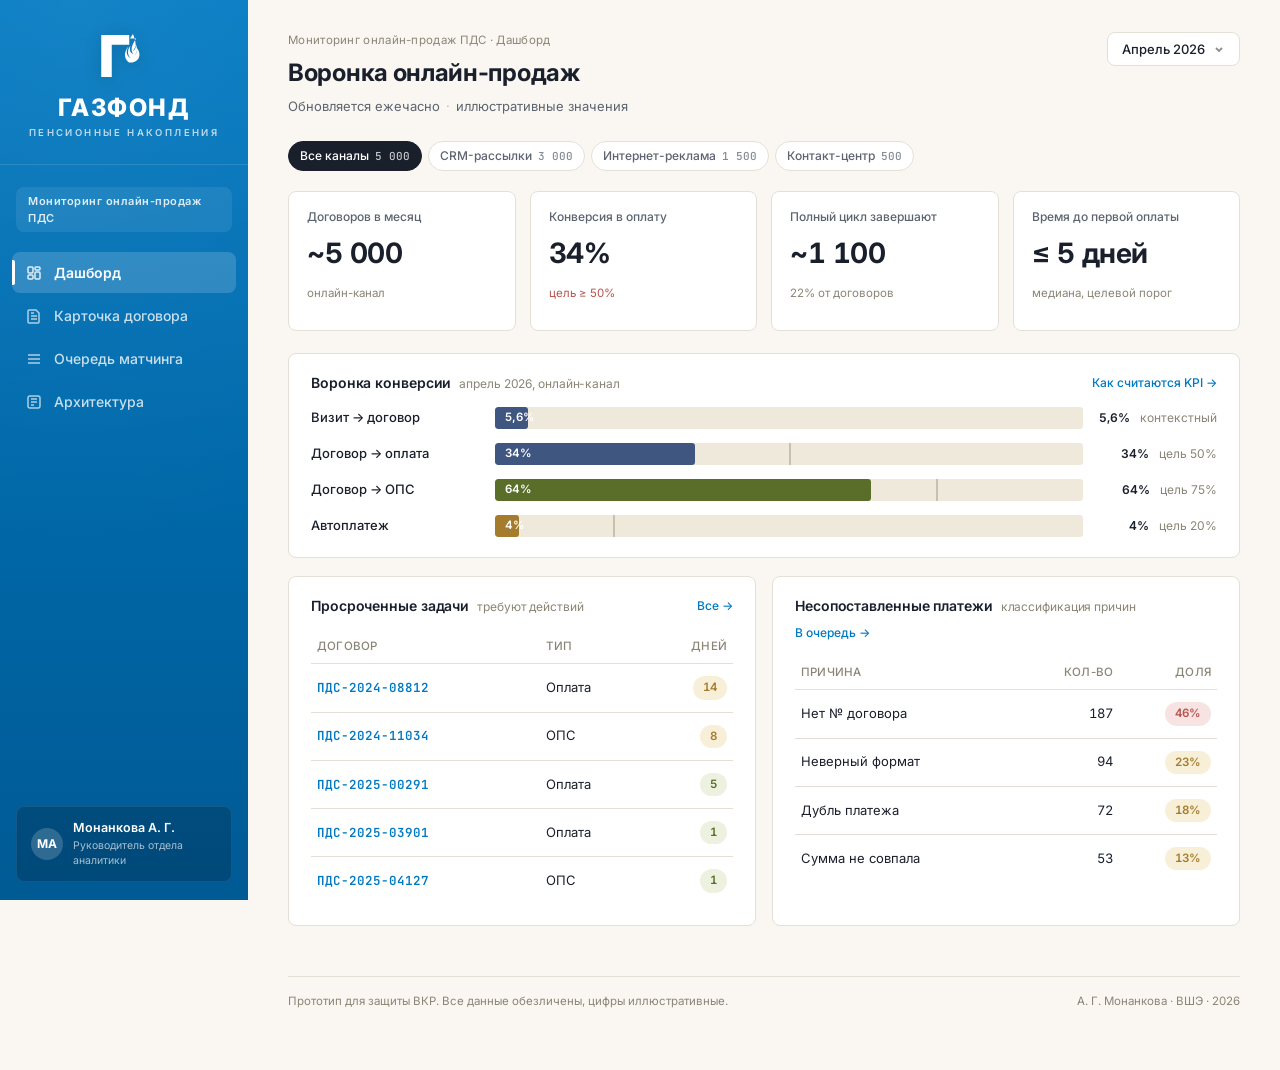
<file: index.html>
<!doctype html>
<html lang="ru">
<head>
  <meta charset="utf-8">
  <meta name="viewport" content="width=device-width, initial-scale=1">
  <title>Дашборд · ИС мониторинга ПДС</title>
  <link rel="icon" type="image/svg+xml" href="assets/favicon.svg">
  <link rel="preconnect" href="https://fonts.googleapis.com">
  <link rel="preconnect" href="https://fonts.gstatic.com" crossorigin>
  <link href="https://fonts.googleapis.com/css2?family=Inter:wght@400;500;600;700;800&family=JetBrains+Mono:wght@500;600&display=swap" rel="stylesheet">
  <link rel="stylesheet" href="css/style.css?v=7">
</head>
<body>
<div class="app">

  <!-- Sidebar (desktop) -->
  <aside class="sidebar">
    <div class="brand">
      <img class="brand__mark" src="assets/logo.svg" alt="">
      <div class="brand__name">ГАЗФОНД</div>
      <div class="brand__sub">пенсионные накопления</div>
    </div>

    <div class="sidebar__module"><span class="sidebar__module-name">Мониторинг онлайн-продаж ПДС</span></div>

    <nav class="nav">
      <a href="index.html" class="nav__item nav__item--active">
        <svg class="nav__icon" viewBox="0 0 16 16" fill="none" stroke="currentColor" stroke-width="1.5">
          <rect x="2" y="2" width="5" height="6" rx="1"/><rect x="9" y="2" width="5" height="3" rx="1"/>
          <rect x="9" y="7" width="5" height="7" rx="1"/><rect x="2" y="10" width="5" height="4" rx="1"/>
        </svg>
        Дашборд
      </a>
      <a href="contract.html" class="nav__item">
        <svg class="nav__icon" viewBox="0 0 16 16" fill="none" stroke="currentColor" stroke-width="1.5">
          <path d="M3 2h7l3 3v9a1 1 0 0 1-1 1H3a1 1 0 0 1-1-1V3a1 1 0 0 1 1-1z"/>
          <path d="M5 8h6M5 11h6M5 5h3"/>
        </svg>
        Карточка договора
      </a>
      <a href="queue.html" class="nav__item">
        <svg class="nav__icon" viewBox="0 0 16 16" fill="none" stroke="currentColor" stroke-width="1.5">
          <path d="M2 4h12M2 8h12M2 12h12"/>
        </svg>
        Очередь матчинга
      </a>
      <a href="about.html" class="nav__item">
        <svg class="nav__icon" viewBox="0 0 16 16" fill="none" stroke="currentColor" stroke-width="1.5">
          <rect x="2" y="2" width="12" height="12" rx="2"/>
          <path d="M5 5h6M5 8h6M5 11h3"/>
        </svg>
        Архитектура
      </a>
    </nav>

    <div class="sidebar__user">
      <div class="sidebar__avatar">МА</div>
      <div class="sidebar__user-info">
        <div class="sidebar__user-name">Монанкова А. Г.</div>
        <div class="sidebar__user-role">Руководитель отдела аналитики</div>
      </div>
    </div>
  </aside>

  <!-- Mobile topbar + drawer -->
  <header class="topbar">
    <div class="topbar__brand">
      <img class="topbar__mark" src="assets/logo.svg" alt="">
      <div>
        <div class="topbar__name">ГАЗФОНД</div>
        <div class="topbar__sub">мониторинг ПДС</div>
      </div>
    </div>
    <button class="topbar__menu" aria-label="меню" onclick="document.querySelector('.mobile-nav').classList.toggle('mobile-nav--open')">
      <svg viewBox="0 0 24 24" fill="none" stroke="currentColor" stroke-width="2"><path d="M3 6h18M3 12h18M3 18h18"/></svg>
    </button>
  </header>
  <nav class="mobile-nav">
    <a href="index.html" class="nav__item nav__item--active">Дашборд</a>
    <a href="contract.html" class="nav__item">Карточка договора</a>
    <a href="queue.html" class="nav__item">Очередь матчинга</a>
    <a href="about.html" class="nav__item">Архитектура</a>
  </nav>

  <main class="main">

    <header class="page-header">
      <div class="page-header__left">
        <div class="page-header__crumb">Мониторинг онлайн-продаж ПДС · Дашборд</div>
        <h1 class="page-header__title">Воронка онлайн-продаж</h1>
        <p class="page-header__subtitle">
          Обновляется ежечасно<span class="dot">·</span>иллюстративные значения
        </p>
      </div>
      <div class="page-header__actions">
        <button class="period-selector">
          Апрель 2026
          <svg class="period-selector__chevron" viewBox="0 0 12 12" fill="none" stroke="currentColor" stroke-width="1.8">
            <path d="M3 5l3 3 3-3"/>
          </svg>
        </button>
      </div>
    </header>

    <div class="chips">
      <span class="chip chip--active">Все каналы <span class="chip__count">5 000</span></span>
      <span class="chip">CRM-рассылки <span class="chip__count">3 000</span></span>
      <span class="chip">Интернет-реклама <span class="chip__count">1 500</span></span>
      <span class="chip">Контакт-центр <span class="chip__count">500</span></span>
    </div>

    <section class="kpi-row">
      <div class="kpi-card">
        <p class="kpi-card__label">Договоров в месяц</p>
        <p class="kpi-card__value">~5 000</p>
        <p class="kpi-card__delta kpi-card__delta--neutral">онлайн-канал</p>
      </div>
      <div class="kpi-card">
        <p class="kpi-card__label">Конверсия в оплату</p>
        <p class="kpi-card__value">34%</p>
        <p class="kpi-card__delta kpi-card__delta--down">цель ≥ 50%</p>
      </div>
      <div class="kpi-card">
        <p class="kpi-card__label">Полный цикл завершают</p>
        <p class="kpi-card__value">~1 100</p>
        <p class="kpi-card__delta kpi-card__delta--neutral">22% от договоров</p>
      </div>
      <div class="kpi-card">
        <p class="kpi-card__label">Время до первой оплаты</p>
        <p class="kpi-card__value">≤ 5 дней</p>
        <p class="kpi-card__delta kpi-card__delta--neutral">медиана, целевой порог</p>
      </div>
    </section>

    <section class="section">
      <div class="section__head">
        <h2 class="section__title">Воронка конверсии<span class="section__subtitle">апрель 2026, онлайн-канал</span></h2>
        <a class="section__action" href="about.html">Как считаются KPI →</a>
      </div>
      <div class="funnel">

        <div class="funnel__row">
          <span class="funnel__label">Визит → договор</span>
          <div class="funnel__bar">
            <div class="funnel__fill funnel__fill--blue" style="width: 5.6%;">5,6%</div>
          </div>
          <div class="funnel__meta">
            <span class="funnel__value">5,6%</span>
            <span class="funnel__target">контекстный</span>
          </div>
        </div>

        <div class="funnel__row">
          <span class="funnel__label">Договор → оплата</span>
          <div class="funnel__bar">
            <div class="funnel__fill funnel__fill--blue" style="width: 34%;">34%</div>
            <div class="funnel__target-marker" style="left: 50%;" title="Цель 50%"></div>
          </div>
          <div class="funnel__meta">
            <span class="funnel__value">34%</span>
            <span class="funnel__target">цель 50%</span>
          </div>
        </div>

        <div class="funnel__row">
          <span class="funnel__label">Договор → ОПС</span>
          <div class="funnel__bar">
            <div class="funnel__fill funnel__fill--green" style="width: 64%;">64%</div>
            <div class="funnel__target-marker" style="left: 75%;" title="Цель 75%"></div>
          </div>
          <div class="funnel__meta">
            <span class="funnel__value">64%</span>
            <span class="funnel__target">цель 75%</span>
          </div>
        </div>

        <div class="funnel__row">
          <span class="funnel__label">Автоплатеж</span>
          <div class="funnel__bar">
            <div class="funnel__fill funnel__fill--amber" style="width: 4%;">4%</div>
            <div class="funnel__target-marker" style="left: 20%;" title="Цель 20%"></div>
          </div>
          <div class="funnel__meta">
            <span class="funnel__value">4%</span>
            <span class="funnel__target">цель 20%</span>
          </div>
        </div>

      </div>
    </section>

    <section class="dual-row">
      <div class="section">
        <div class="section__head">
          <h2 class="section__title">Просроченные задачи<span class="section__subtitle">требуют действий</span></h2>
          <a class="section__action" href="queue.html">Все →</a>
        </div>
        <div class="table-wrap">
          <table class="data-table">
            <thead>
              <tr>
                <th>Договор</th>
                <th>Тип</th>
                <th class="right">Дней</th>
              </tr>
            </thead>
            <tbody>
              <tr>
                <td><a class="contract-link" href="contract.html">ПДС-2024-08812</a></td>
                <td>Оплата</td>
                <td class="right"><span class="pill pill--days">14</span></td>
              </tr>
              <tr>
                <td><a class="contract-link" href="contract.html">ПДС-2024-11034</a></td>
                <td>ОПС</td>
                <td class="right"><span class="pill pill--days">8</span></td>
              </tr>
              <tr>
                <td><a class="contract-link" href="contract.html">ПДС-2025-00291</a></td>
                <td>Оплата</td>
                <td class="right"><span class="pill pill--days-low">5</span></td>
              </tr>
              <tr>
                <td><a class="contract-link" href="contract.html">ПДС-2025-03901</a></td>
                <td>Оплата</td>
                <td class="right"><span class="pill pill--days-low">1</span></td>
              </tr>
              <tr>
                <td><a class="contract-link" href="contract.html">ПДС-2025-04127</a></td>
                <td>ОПС</td>
                <td class="right"><span class="pill pill--days-low">1</span></td>
              </tr>
            </tbody>
          </table>
        </div>
      </div>

      <div class="section">
        <div class="section__head">
          <h2 class="section__title">Несопоставленные платежи<span class="section__subtitle">классификация причин</span></h2>
          <a class="section__action" href="queue.html">В очередь →</a>
        </div>
        <div class="table-wrap">
          <table class="data-table">
            <thead>
              <tr>
                <th>Причина</th>
                <th class="right">Кол-во</th>
                <th class="right">Доля</th>
              </tr>
            </thead>
            <tbody>
              <tr>
                <td>Нет № договора</td>
                <td class="right tnum">187</td>
                <td class="right"><span class="pill pill--share">46%</span></td>
              </tr>
              <tr>
                <td>Неверный формат</td>
                <td class="right tnum">94</td>
                <td class="right"><span class="pill pill--share-low">23%</span></td>
              </tr>
              <tr>
                <td>Дубль платежа</td>
                <td class="right tnum">72</td>
                <td class="right"><span class="pill pill--share-low">18%</span></td>
              </tr>
              <tr>
                <td>Сумма не совпала</td>
                <td class="right tnum">53</td>
                <td class="right"><span class="pill pill--share-low">13%</span></td>
              </tr>
            </tbody>
          </table>
        </div>
      </div>
    </section>

    <footer class="footer-note">
      <div>Прототип для защиты ВКР. Все данные обезличены, цифры иллюстративные.</div>
      <div>А. Г. Монанкова · ВШЭ · 2026</div>
    </footer>

  </main>
</div>

<script src="js/app.js"></script>
</body>
</html>
</file>
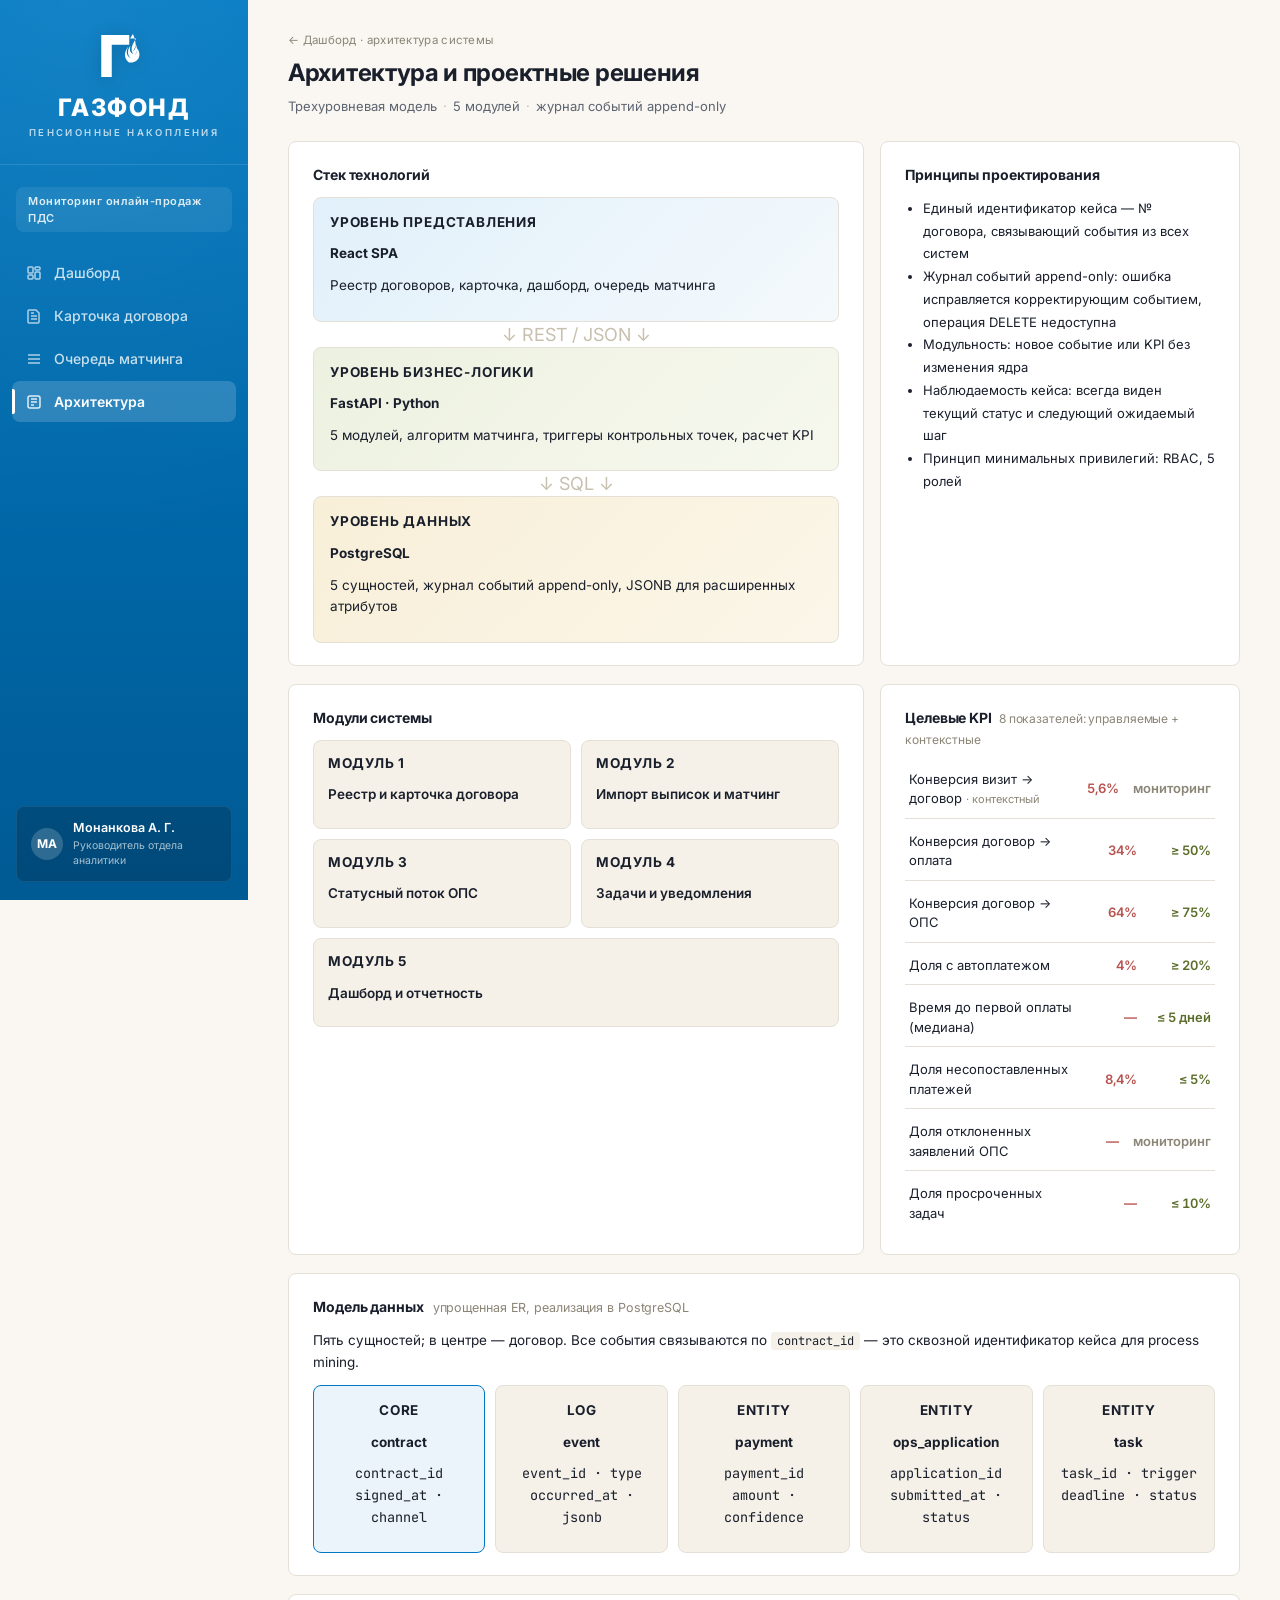
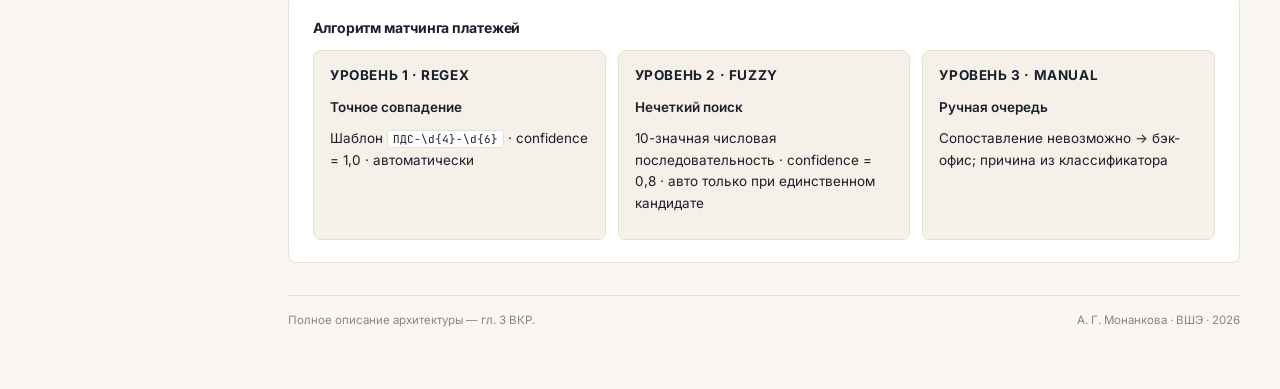
<file: about.html>
<!doctype html>
<html lang="ru">
<head>
  <meta charset="utf-8">
  <meta name="viewport" content="width=device-width, initial-scale=1">
  <title>Архитектура · ИС мониторинга ПДС</title>
  <link rel="icon" type="image/svg+xml" href="assets/favicon.svg">
  <link rel="preconnect" href="https://fonts.googleapis.com">
  <link rel="preconnect" href="https://fonts.gstatic.com" crossorigin>
  <link href="https://fonts.googleapis.com/css2?family=Inter:wght@400;500;600;700;800&family=JetBrains+Mono:wght@500;600&display=swap" rel="stylesheet">
  <link rel="stylesheet" href="css/style.css?v=7">
</head>
<body>
<div class="app">

  <aside class="sidebar">
    <div class="brand">
      <img class="brand__mark" src="assets/logo.svg" alt="">
      <div class="brand__name">ГАЗФОНД</div>
      <div class="brand__sub">пенсионные накопления</div>
    </div>
    <div class="sidebar__module"><span class="sidebar__module-name">Мониторинг онлайн-продаж ПДС</span></div>
    <nav class="nav">
      <a href="index.html" class="nav__item">
        <svg class="nav__icon" viewBox="0 0 16 16" fill="none" stroke="currentColor" stroke-width="1.5">
          <rect x="2" y="2" width="5" height="6" rx="1"/><rect x="9" y="2" width="5" height="3" rx="1"/>
          <rect x="9" y="7" width="5" height="7" rx="1"/><rect x="2" y="10" width="5" height="4" rx="1"/>
        </svg>
        Дашборд
      </a>
      <a href="contract.html" class="nav__item">
        <svg class="nav__icon" viewBox="0 0 16 16" fill="none" stroke="currentColor" stroke-width="1.5">
          <path d="M3 2h7l3 3v9a1 1 0 0 1-1 1H3a1 1 0 0 1-1-1V3a1 1 0 0 1 1-1z"/>
          <path d="M5 8h6M5 11h6M5 5h3"/>
        </svg>
        Карточка договора
      </a>
      <a href="queue.html" class="nav__item">
        <svg class="nav__icon" viewBox="0 0 16 16" fill="none" stroke="currentColor" stroke-width="1.5">
          <path d="M2 4h12M2 8h12M2 12h12"/>
        </svg>
        Очередь матчинга
      </a>
      <a href="about.html" class="nav__item nav__item--active">
        <svg class="nav__icon" viewBox="0 0 16 16" fill="none" stroke="currentColor" stroke-width="1.5">
          <rect x="2" y="2" width="12" height="12" rx="2"/>
          <path d="M5 5h6M5 8h6M5 11h3"/>
        </svg>
        Архитектура
      </a>
    </nav>
    <div class="sidebar__user">
      <div class="sidebar__avatar">МА</div>
      <div class="sidebar__user-info">
        <div class="sidebar__user-name">Монанкова А. Г.</div>
        <div class="sidebar__user-role">Руководитель отдела аналитики</div>
      </div>
    </div>
  </aside>

  <header class="topbar">
    <div class="topbar__brand">
      <img class="topbar__mark" src="assets/logo.svg" alt="">
      <div>
        <div class="topbar__name">ГАЗФОНД</div>
        <div class="topbar__sub">мониторинг ПДС</div>
      </div>
    </div>
    <button class="topbar__menu" aria-label="меню" onclick="document.querySelector('.mobile-nav').classList.toggle('mobile-nav--open')">
      <svg viewBox="0 0 24 24" fill="none" stroke="currentColor" stroke-width="2"><path d="M3 6h18M3 12h18M3 18h18"/></svg>
    </button>
  </header>
  <nav class="mobile-nav">
    <a href="index.html" class="nav__item">Дашборд</a>
    <a href="contract.html" class="nav__item">Карточка договора</a>
    <a href="queue.html" class="nav__item">Очередь матчинга</a>
    <a href="about.html" class="nav__item nav__item--active">Архитектура</a>
  </nav>

  <main class="main">

    <header class="page-header">
      <div class="page-header__left">
        <div class="page-header__crumb"><a href="index.html">← Дашборд</a> · архитектура системы</div>
        <h1 class="page-header__title">Архитектура и проектные решения</h1>
        <p class="page-header__subtitle">
          Трехуровневая модель<span class="dot">·</span>5 модулей<span class="dot">·</span>журнал событий append-only
        </p>
      </div>
    </header>

    <div class="about-grid">

      <div class="about-card">
        <h3>Стек технологий</h3>
        <div class="archi-stack">
          <div class="archi-layer archi-layer--frontend">
            <p class="archi-layer__label">Уровень представления</p>
            <p class="archi-layer__tech">React SPA</p>
            <p class="archi-layer__desc">Реестр договоров, карточка, дашборд, очередь матчинга</p>
          </div>
          <div class="archi-arrow">↓ REST / JSON ↓</div>
          <div class="archi-layer archi-layer--backend">
            <p class="archi-layer__label">Уровень бизнес-логики</p>
            <p class="archi-layer__tech">FastAPI · Python</p>
            <p class="archi-layer__desc">5 модулей, алгоритм матчинга, триггеры контрольных точек, расчет KPI</p>
          </div>
          <div class="archi-arrow">↓ SQL ↓</div>
          <div class="archi-layer archi-layer--data">
            <p class="archi-layer__label">Уровень данных</p>
            <p class="archi-layer__tech">PostgreSQL</p>
            <p class="archi-layer__desc">5 сущностей, журнал событий append-only, JSONB для расширенных атрибутов</p>
          </div>
        </div>
      </div>

      <div class="about-card">
        <h3>Принципы проектирования</h3>
        <ul>
          <li>Единый идентификатор кейса — № договора, связывающий события из всех систем</li>
          <li>Журнал событий append-only: ошибка исправляется корректирующим событием, операция DELETE недоступна</li>
          <li>Модульность: новое событие или KPI без изменения ядра</li>
          <li>Наблюдаемость кейса: всегда виден текущий статус и следующий ожидаемый шаг</li>
          <li>Принцип минимальных привилегий: RBAC, 5 ролей</li>
        </ul>
      </div>

    </div>

    <div class="about-grid">

      <div class="about-card">
        <h3>Модули системы</h3>
        <div class="modules">
          <div class="module">
            <p class="module__num">МОДУЛЬ 1</p>
            <p class="module__name">Реестр и карточка договора</p>
          </div>
          <div class="module">
            <p class="module__num">МОДУЛЬ 2</p>
            <p class="module__name">Импорт выписок и матчинг</p>
          </div>
          <div class="module">
            <p class="module__num">МОДУЛЬ 3</p>
            <p class="module__name">Статусный поток ОПС</p>
          </div>
          <div class="module">
            <p class="module__num">МОДУЛЬ 4</p>
            <p class="module__name">Задачи и уведомления</p>
          </div>
          <div class="module" style="grid-column: span 2;">
            <p class="module__num">МОДУЛЬ 5</p>
            <p class="module__name">Дашборд и отчетность</p>
          </div>
        </div>
      </div>

      <div class="about-card">
        <h3>Целевые KPI <span style="font-weight: 400; color: var(--text-tertiary); font-size: 12px; margin-left: 4px;">8 показателей: управляемые + контекстные</span></h3>
        <div class="kpi-list">
          <div class="kpi-list__item">
            <span>Конверсия визит → договор <em style="color: var(--text-tertiary); font-size: 11px; font-style: normal;">· контекстный</em></span>
            <span class="kpi-list__current">5,6%</span>
            <span class="kpi-list__target" style="color: var(--text-tertiary);">мониторинг</span>
          </div>
          <div class="kpi-list__item">
            <span>Конверсия договор → оплата</span>
            <span class="kpi-list__current">34%</span>
            <span class="kpi-list__target">≥ 50%</span>
          </div>
          <div class="kpi-list__item">
            <span>Конверсия договор → ОПС</span>
            <span class="kpi-list__current">64%</span>
            <span class="kpi-list__target">≥ 75%</span>
          </div>
          <div class="kpi-list__item">
            <span>Доля с автоплатежом</span>
            <span class="kpi-list__current">4%</span>
            <span class="kpi-list__target">≥ 20%</span>
          </div>
          <div class="kpi-list__item">
            <span>Время до первой оплаты (медиана)</span>
            <span class="kpi-list__current">—</span>
            <span class="kpi-list__target">≤ 5 дней</span>
          </div>
          <div class="kpi-list__item">
            <span>Доля несопоставленных платежей</span>
            <span class="kpi-list__current">8,4%</span>
            <span class="kpi-list__target">≤ 5%</span>
          </div>
          <div class="kpi-list__item">
            <span>Доля отклоненных заявлений ОПС</span>
            <span class="kpi-list__current">—</span>
            <span class="kpi-list__target" style="color: var(--text-tertiary);">мониторинг</span>
          </div>
          <div class="kpi-list__item">
            <span>Доля просроченных задач</span>
            <span class="kpi-list__current">—</span>
            <span class="kpi-list__target">≤ 10%</span>
          </div>
        </div>
      </div>

    </div>

    <div class="about-card" style="margin-bottom: 18px;">
      <h3>Модель данных <span style="font-weight: 400; color: var(--text-tertiary); font-size: 12.5px; margin-left: 6px;">упрощенная ER, реализация в PostgreSQL</span></h3>
      <p>Пять сущностей; в центре — договор. Все события связываются по <code style="font-family: var(--font-mono); background: var(--bg-card-soft); padding: 1px 6px; border-radius: 3px; font-size: 12px;">contract_id</code> — это сквозной идентификатор кейса для process mining.</p>
      <div class="er-grid">
        <div class="er-entity er-entity--core">
          <p class="er-entity__type">CORE</p>
          <p class="er-entity__name">contract</p>
          <p class="er-entity__fields">contract_id<br>signed_at · channel</p>
        </div>
        <div class="er-entity">
          <p class="er-entity__type">LOG</p>
          <p class="er-entity__name">event</p>
          <p class="er-entity__fields">event_id · type<br>occurred_at · jsonb</p>
        </div>
        <div class="er-entity">
          <p class="er-entity__type">ENTITY</p>
          <p class="er-entity__name">payment</p>
          <p class="er-entity__fields">payment_id<br>amount · confidence</p>
        </div>
        <div class="er-entity">
          <p class="er-entity__type">ENTITY</p>
          <p class="er-entity__name">ops_application</p>
          <p class="er-entity__fields">application_id<br>submitted_at · status</p>
        </div>
        <div class="er-entity">
          <p class="er-entity__type">ENTITY</p>
          <p class="er-entity__name">task</p>
          <p class="er-entity__fields">task_id · trigger<br>deadline · status</p>
        </div>
      </div>
    </div>

    <div class="about-card" style="margin-bottom: 18px;">
      <h3>Алгоритм матчинга платежей</h3>
      <div class="match-levels">
        <div class="match-level">
          <p class="match-level__head">УРОВЕНЬ 1 · REGEX</p>
          <p class="match-level__name">Точное совпадение</p>
          <p class="match-level__desc">Шаблон <code>ПДС-\d{4}-\d{6}</code> · confidence = 1,0 · автоматически</p>
        </div>
        <div class="match-level">
          <p class="match-level__head">УРОВЕНЬ 2 · FUZZY</p>
          <p class="match-level__name">Нечеткий поиск</p>
          <p class="match-level__desc">10-значная числовая последовательность · confidence = 0,8 · авто только при единственном кандидате</p>
        </div>
        <div class="match-level">
          <p class="match-level__head">УРОВЕНЬ 3 · MANUAL</p>
          <p class="match-level__name">Ручная очередь</p>
          <p class="match-level__desc">Сопоставление невозможно → бэк-офис; причина из классификатора</p>
        </div>
      </div>
    </div>

    <footer class="footer-note">
      <div>Полное описание архитектуры — гл. 3 ВКР.</div>
      <div>А. Г. Монанкова · ВШЭ · 2026</div>
    </footer>

  </main>
</div>
<script src="js/app.js"></script>
</body>
</html>
</file>
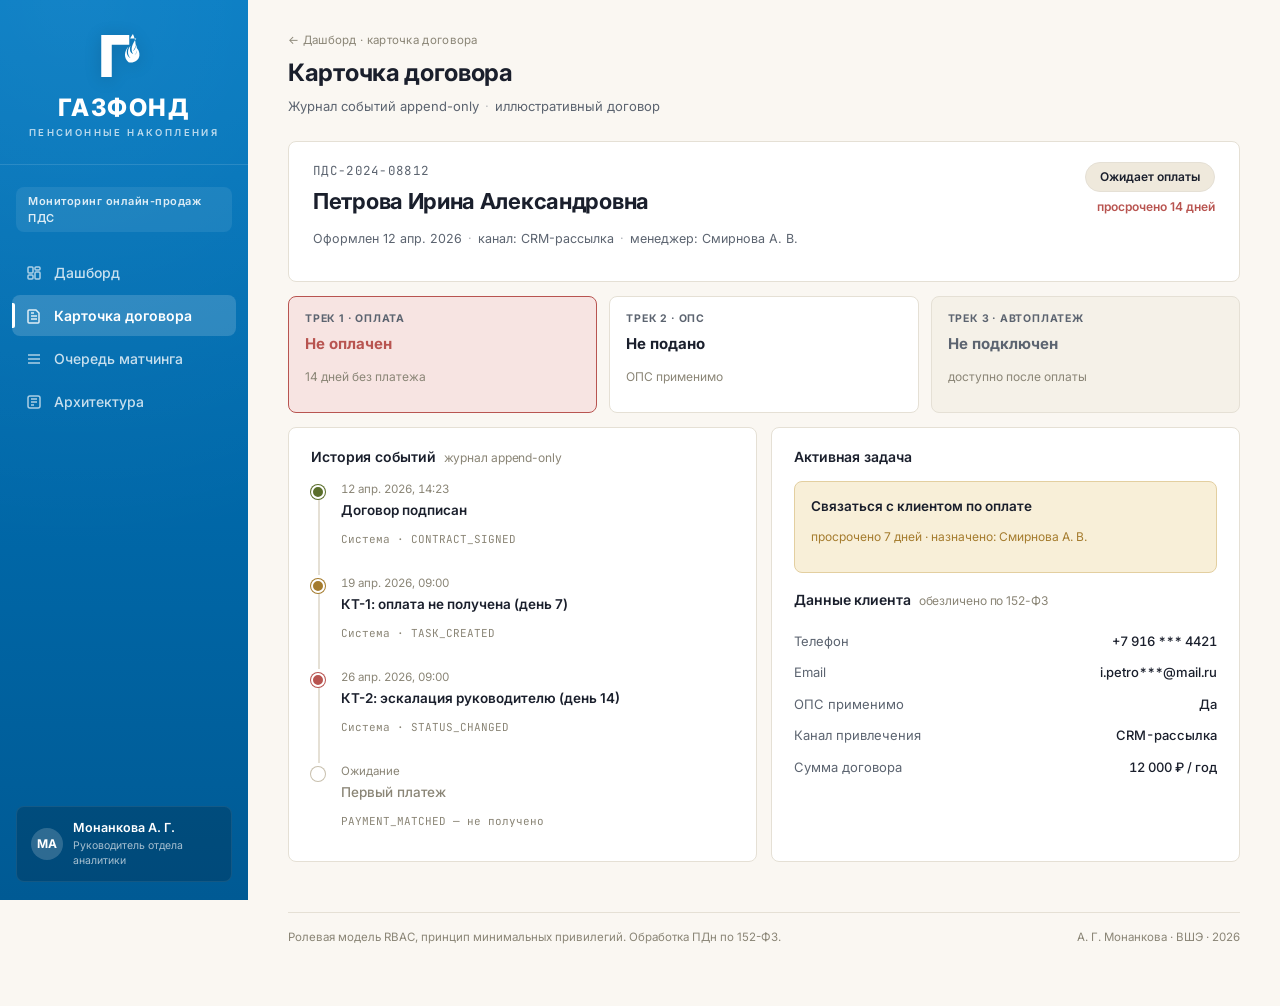
<file: contract.html>
<!doctype html>
<html lang="ru">
<head>
  <meta charset="utf-8">
  <meta name="viewport" content="width=device-width, initial-scale=1">
  <title>ПДС-2024-08812 · карточка договора</title>
  <link rel="icon" type="image/svg+xml" href="assets/favicon.svg">
  <link rel="preconnect" href="https://fonts.googleapis.com">
  <link rel="preconnect" href="https://fonts.gstatic.com" crossorigin>
  <link href="https://fonts.googleapis.com/css2?family=Inter:wght@400;500;600;700;800&family=JetBrains+Mono:wght@500;600&display=swap" rel="stylesheet">
  <link rel="stylesheet" href="css/style.css?v=7">
</head>
<body>
<div class="app">

  <aside class="sidebar">
    <div class="brand">
      <img class="brand__mark" src="assets/logo.svg" alt="">
      <div class="brand__name">ГАЗФОНД</div>
      <div class="brand__sub">пенсионные накопления</div>
    </div>
    <div class="sidebar__module"><span class="sidebar__module-name">Мониторинг онлайн-продаж ПДС</span></div>
    <nav class="nav">
      <a href="index.html" class="nav__item">
        <svg class="nav__icon" viewBox="0 0 16 16" fill="none" stroke="currentColor" stroke-width="1.5">
          <rect x="2" y="2" width="5" height="6" rx="1"/><rect x="9" y="2" width="5" height="3" rx="1"/>
          <rect x="9" y="7" width="5" height="7" rx="1"/><rect x="2" y="10" width="5" height="4" rx="1"/>
        </svg>
        Дашборд
      </a>
      <a href="contract.html" class="nav__item nav__item--active">
        <svg class="nav__icon" viewBox="0 0 16 16" fill="none" stroke="currentColor" stroke-width="1.5">
          <path d="M3 2h7l3 3v9a1 1 0 0 1-1 1H3a1 1 0 0 1-1-1V3a1 1 0 0 1 1-1z"/>
          <path d="M5 8h6M5 11h6M5 5h3"/>
        </svg>
        Карточка договора
      </a>
      <a href="queue.html" class="nav__item">
        <svg class="nav__icon" viewBox="0 0 16 16" fill="none" stroke="currentColor" stroke-width="1.5">
          <path d="M2 4h12M2 8h12M2 12h12"/>
        </svg>
        Очередь матчинга
      </a>
      <a href="about.html" class="nav__item">
        <svg class="nav__icon" viewBox="0 0 16 16" fill="none" stroke="currentColor" stroke-width="1.5">
          <rect x="2" y="2" width="12" height="12" rx="2"/>
          <path d="M5 5h6M5 8h6M5 11h3"/>
        </svg>
        Архитектура
      </a>
    </nav>
    <div class="sidebar__user">
      <div class="sidebar__avatar">МА</div>
      <div class="sidebar__user-info">
        <div class="sidebar__user-name">Монанкова А. Г.</div>
        <div class="sidebar__user-role">Руководитель отдела аналитики</div>
      </div>
    </div>
  </aside>

  <header class="topbar">
    <div class="topbar__brand">
      <img class="topbar__mark" src="assets/logo.svg" alt="">
      <div>
        <div class="topbar__name">ГАЗФОНД</div>
        <div class="topbar__sub">мониторинг ПДС</div>
      </div>
    </div>
    <button class="topbar__menu" aria-label="меню" onclick="document.querySelector('.mobile-nav').classList.toggle('mobile-nav--open')">
      <svg viewBox="0 0 24 24" fill="none" stroke="currentColor" stroke-width="2"><path d="M3 6h18M3 12h18M3 18h18"/></svg>
    </button>
  </header>
  <nav class="mobile-nav">
    <a href="index.html" class="nav__item">Дашборд</a>
    <a href="contract.html" class="nav__item nav__item--active">Карточка договора</a>
    <a href="queue.html" class="nav__item">Очередь матчинга</a>
    <a href="about.html" class="nav__item">Архитектура</a>
  </nav>

  <main class="main">

    <header class="page-header">
      <div class="page-header__left">
        <div class="page-header__crumb"><a href="index.html">← Дашборд</a> · карточка договора</div>
        <h1 class="page-header__title">Карточка договора</h1>
        <p class="page-header__subtitle">
          Журнал событий append-only<span class="dot">·</span>иллюстративный договор
        </p>
      </div>
    </header>

    <div class="contract-header">
      <div>
        <p class="contract-header__no">ПДС-2024-08812</p>
        <h2 class="contract-header__name">Петрова Ирина Александровна</h2>
        <p class="contract-header__meta">
          Оформлен 12 апр. 2026<span class="dot" style="margin: 0 6px; opacity: 0.5;">·</span>канал: CRM-рассылка<span class="dot" style="margin: 0 6px; opacity: 0.5;">·</span>менеджер: Смирнова А. В.
        </p>
      </div>
      <div class="contract-header__status">
        <span class="pill pill--status">Ожидает оплаты</span>
        <span class="contract-header__overdue">просрочено 14 дней</span>
      </div>
    </div>

    <div class="track-row">
      <div class="track track--danger">
        <p class="track__label">Трек 1 · оплата</p>
        <p class="track__status">Не оплачен</p>
        <p class="track__meta">14 дней без платежа</p>
      </div>
      <div class="track">
        <p class="track__label">Трек 2 · ОПС</p>
        <p class="track__status" style="color: var(--text-primary);">Не подано</p>
        <p class="track__meta">ОПС применимо</p>
      </div>
      <div class="track track--neutral">
        <p class="track__label">Трек 3 · автоплатеж</p>
        <p class="track__status">Не подключен</p>
        <p class="track__meta">доступно после оплаты</p>
      </div>
    </div>

    <div class="contract-body">

      <div class="section">
        <div class="section__head">
          <h2 class="section__title">История событий<span class="section__subtitle">журнал append-only</span></h2>
        </div>
        <div class="timeline">

          <div class="timeline__item">
            <span class="timeline__dot"></span>
            <div>
              <p class="timeline__time">12 апр. 2026, 14:23</p>
              <p class="timeline__title">Договор подписан</p>
              <p class="timeline__source">Система · CONTRACT_SIGNED</p>
            </div>
          </div>

          <div class="timeline__item">
            <span class="timeline__dot timeline__dot--warning"></span>
            <div>
              <p class="timeline__time">19 апр. 2026, 09:00</p>
              <p class="timeline__title">КТ-1: оплата не получена (день 7)</p>
              <p class="timeline__source">Система · TASK_CREATED</p>
            </div>
          </div>

          <div class="timeline__item">
            <span class="timeline__dot timeline__dot--danger"></span>
            <div>
              <p class="timeline__time">26 апр. 2026, 09:00</p>
              <p class="timeline__title">КТ-2: эскалация руководителю (день 14)</p>
              <p class="timeline__source">Система · STATUS_CHANGED</p>
            </div>
          </div>

          <div class="timeline__item timeline__item--pending">
            <span class="timeline__dot timeline__dot--pending"></span>
            <div>
              <p class="timeline__time">Ожидание</p>
              <p class="timeline__title">Первый платеж</p>
              <p class="timeline__source">PAYMENT_MATCHED — не получено</p>
            </div>
          </div>

        </div>
      </div>

      <div class="section">
        <div class="section__head">
          <h2 class="section__title">Активная задача</h2>
        </div>

        <div class="task-box">
          <p class="task-box__title">Связаться с клиентом по оплате</p>
          <p class="task-box__meta">просрочено 7 дней · назначено: Смирнова А. В.</p>
        </div>

        <div class="section__head" style="margin-top: 4px;">
          <h2 class="section__title">Данные клиента<span class="section__subtitle">обезличено по 152-ФЗ</span></h2>
        </div>
        <div class="data-list">
          <div class="data-list__row">
            <span class="data-list__label">Телефон</span>
            <span class="data-list__value">+7 916 *** 4421</span>
          </div>
          <div class="data-list__row">
            <span class="data-list__label">Email</span>
            <span class="data-list__value">i.petro***@mail.ru</span>
          </div>
          <div class="data-list__row">
            <span class="data-list__label">ОПС применимо</span>
            <span class="data-list__value">Да</span>
          </div>
          <div class="data-list__row">
            <span class="data-list__label">Канал привлечения</span>
            <span class="data-list__value">CRM-рассылка</span>
          </div>
          <div class="data-list__row">
            <span class="data-list__label">Сумма договора</span>
            <span class="data-list__value">12 000 ₽ / год</span>
          </div>
        </div>
      </div>

    </div>

    <footer class="footer-note">
      <div>Ролевая модель RBAC, принцип минимальных привилегий. Обработка ПДн по 152-ФЗ.</div>
      <div>А. Г. Монанкова · ВШЭ · 2026</div>
    </footer>

  </main>
</div>
<script src="js/app.js"></script>
</body>
</html>
</file>
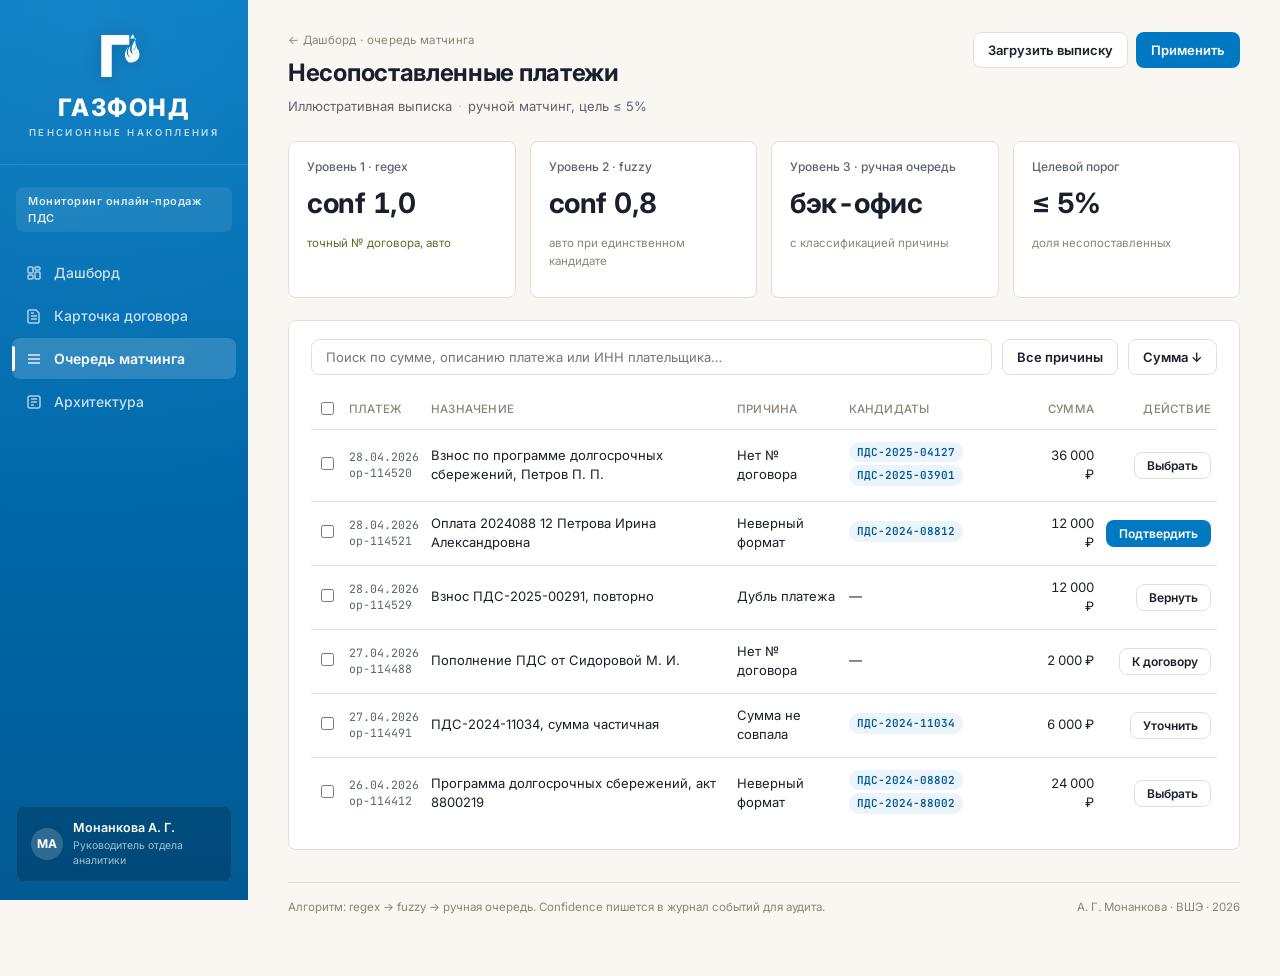
<file: queue.html>
<!doctype html>
<html lang="ru">
<head>
  <meta charset="utf-8">
  <meta name="viewport" content="width=device-width, initial-scale=1">
  <title>Очередь матчинга · ИС мониторинга ПДС</title>
  <link rel="icon" type="image/svg+xml" href="assets/favicon.svg">
  <link rel="preconnect" href="https://fonts.googleapis.com">
  <link rel="preconnect" href="https://fonts.gstatic.com" crossorigin>
  <link href="https://fonts.googleapis.com/css2?family=Inter:wght@400;500;600;700;800&family=JetBrains+Mono:wght@500;600&display=swap" rel="stylesheet">
  <link rel="stylesheet" href="css/style.css?v=7">
</head>
<body>
<div class="app">

  <aside class="sidebar">
    <div class="brand">
      <img class="brand__mark" src="assets/logo.svg" alt="">
      <div class="brand__name">ГАЗФОНД</div>
      <div class="brand__sub">пенсионные накопления</div>
    </div>
    <div class="sidebar__module"><span class="sidebar__module-name">Мониторинг онлайн-продаж ПДС</span></div>
    <nav class="nav">
      <a href="index.html" class="nav__item">
        <svg class="nav__icon" viewBox="0 0 16 16" fill="none" stroke="currentColor" stroke-width="1.5">
          <rect x="2" y="2" width="5" height="6" rx="1"/><rect x="9" y="2" width="5" height="3" rx="1"/>
          <rect x="9" y="7" width="5" height="7" rx="1"/><rect x="2" y="10" width="5" height="4" rx="1"/>
        </svg>
        Дашборд
      </a>
      <a href="contract.html" class="nav__item">
        <svg class="nav__icon" viewBox="0 0 16 16" fill="none" stroke="currentColor" stroke-width="1.5">
          <path d="M3 2h7l3 3v9a1 1 0 0 1-1 1H3a1 1 0 0 1-1-1V3a1 1 0 0 1 1-1z"/>
          <path d="M5 8h6M5 11h6M5 5h3"/>
        </svg>
        Карточка договора
      </a>
      <a href="queue.html" class="nav__item nav__item--active">
        <svg class="nav__icon" viewBox="0 0 16 16" fill="none" stroke="currentColor" stroke-width="1.5">
          <path d="M2 4h12M2 8h12M2 12h12"/>
        </svg>
        Очередь матчинга
      </a>
      <a href="about.html" class="nav__item">
        <svg class="nav__icon" viewBox="0 0 16 16" fill="none" stroke="currentColor" stroke-width="1.5">
          <rect x="2" y="2" width="12" height="12" rx="2"/>
          <path d="M5 5h6M5 8h6M5 11h3"/>
        </svg>
        Архитектура
      </a>
    </nav>
    <div class="sidebar__user">
      <div class="sidebar__avatar">МА</div>
      <div class="sidebar__user-info">
        <div class="sidebar__user-name">Монанкова А. Г.</div>
        <div class="sidebar__user-role">Руководитель отдела аналитики</div>
      </div>
    </div>
  </aside>

  <header class="topbar">
    <div class="topbar__brand">
      <img class="topbar__mark" src="assets/logo.svg" alt="">
      <div>
        <div class="topbar__name">ГАЗФОНД</div>
        <div class="topbar__sub">мониторинг ПДС</div>
      </div>
    </div>
    <button class="topbar__menu" aria-label="меню" onclick="document.querySelector('.mobile-nav').classList.toggle('mobile-nav--open')">
      <svg viewBox="0 0 24 24" fill="none" stroke="currentColor" stroke-width="2"><path d="M3 6h18M3 12h18M3 18h18"/></svg>
    </button>
  </header>
  <nav class="mobile-nav">
    <a href="index.html" class="nav__item">Дашборд</a>
    <a href="contract.html" class="nav__item">Карточка договора</a>
    <a href="queue.html" class="nav__item nav__item--active">Очередь матчинга</a>
    <a href="about.html" class="nav__item">Архитектура</a>
  </nav>

  <main class="main">

    <header class="page-header">
      <div class="page-header__left">
        <div class="page-header__crumb"><a href="index.html">← Дашборд</a> · очередь матчинга</div>
        <h1 class="page-header__title">Несопоставленные платежи</h1>
        <p class="page-header__subtitle">
          Иллюстративная выписка<span class="dot">·</span>ручной матчинг, цель ≤ 5%
        </p>
      </div>
      <div class="page-header__actions">
        <button class="btn btn--ghost">Загрузить выписку</button>
        <button class="btn btn--primary">Применить</button>
      </div>
    </header>

    <section class="kpi-row">
      <div class="kpi-card">
        <p class="kpi-card__label">Уровень 1 · regex</p>
        <p class="kpi-card__value">conf 1,0</p>
        <p class="kpi-card__delta kpi-card__delta--up">точный № договора, авто</p>
      </div>
      <div class="kpi-card">
        <p class="kpi-card__label">Уровень 2 · fuzzy</p>
        <p class="kpi-card__value">conf 0,8</p>
        <p class="kpi-card__delta kpi-card__delta--neutral">авто при единственном кандидате</p>
      </div>
      <div class="kpi-card">
        <p class="kpi-card__label">Уровень 3 · ручная очередь</p>
        <p class="kpi-card__value">бэк-офис</p>
        <p class="kpi-card__delta kpi-card__delta--neutral">с классификацией причины</p>
      </div>
      <div class="kpi-card">
        <p class="kpi-card__label">Целевой порог</p>
        <p class="kpi-card__value">≤ 5%</p>
        <p class="kpi-card__delta kpi-card__delta--neutral">доля несопоставленных</p>
      </div>
    </section>

    <section class="section">
      <div class="queue-toolbar">
        <input class="search" type="text" placeholder="Поиск по сумме, описанию платежа или ИНН плательщика…">
        <button class="btn btn--ghost">Все причины</button>
        <button class="btn btn--ghost">Сумма ↓</button>
      </div>

      <div class="table-wrap">
        <table class="data-table">
          <thead>
            <tr>
              <th style="width: 28px;"><input type="checkbox" aria-label="выбрать все"></th>
              <th>Платеж</th>
              <th>Назначение</th>
              <th>Причина</th>
              <th>Кандидаты</th>
              <th class="right">Сумма</th>
              <th class="right">Действие</th>
            </tr>
          </thead>
          <tbody>
            <tr>
              <td><input type="checkbox"></td>
              <td><div class="queue-row-meta">28.04.2026<br>op-114520</div></td>
              <td>Взнос по программе долгосрочных сбережений, Петров П. П.</td>
              <td>Нет № договора</td>
              <td>
                <span class="candidate-chip">ПДС-2025-04127</span>
                <span class="candidate-chip">ПДС-2025-03901</span>
              </td>
              <td class="right tnum">36 000 ₽</td>
              <td class="right"><button class="btn btn--ghost btn--small">Выбрать</button></td>
            </tr>
            <tr>
              <td><input type="checkbox"></td>
              <td><div class="queue-row-meta">28.04.2026<br>op-114521</div></td>
              <td>Оплата 2024088 12 Петрова Ирина Александровна</td>
              <td>Неверный формат</td>
              <td><span class="candidate-chip">ПДС-2024-08812</span></td>
              <td class="right tnum">12 000 ₽</td>
              <td class="right"><button class="btn btn--primary btn--small">Подтвердить</button></td>
            </tr>
            <tr>
              <td><input type="checkbox"></td>
              <td><div class="queue-row-meta">28.04.2026<br>op-114529</div></td>
              <td>Взнос ПДС-2025-00291, повторно</td>
              <td>Дубль платежа</td>
              <td>—</td>
              <td class="right tnum">12 000 ₽</td>
              <td class="right"><button class="btn btn--ghost btn--small">Вернуть</button></td>
            </tr>
            <tr>
              <td><input type="checkbox"></td>
              <td><div class="queue-row-meta">27.04.2026<br>op-114488</div></td>
              <td>Пополнение ПДС от Сидоровой М. И.</td>
              <td>Нет № договора</td>
              <td>—</td>
              <td class="right tnum">2 000 ₽</td>
              <td class="right"><button class="btn btn--ghost btn--small">К договору</button></td>
            </tr>
            <tr>
              <td><input type="checkbox"></td>
              <td><div class="queue-row-meta">27.04.2026<br>op-114491</div></td>
              <td>ПДС-2024-11034, сумма частичная</td>
              <td>Сумма не совпала</td>
              <td><span class="candidate-chip">ПДС-2024-11034</span></td>
              <td class="right tnum">6 000 ₽</td>
              <td class="right"><button class="btn btn--ghost btn--small">Уточнить</button></td>
            </tr>
            <tr>
              <td><input type="checkbox"></td>
              <td><div class="queue-row-meta">26.04.2026<br>op-114412</div></td>
              <td>Программа долгосрочных сбережений, акт 8800219</td>
              <td>Неверный формат</td>
              <td>
                <span class="candidate-chip">ПДС-2024-08802</span>
                <span class="candidate-chip">ПДС-2024-88002</span>
              </td>
              <td class="right tnum">24 000 ₽</td>
              <td class="right"><button class="btn btn--ghost btn--small">Выбрать</button></td>
            </tr>
          </tbody>
        </table>
      </div>
    </section>

    <footer class="footer-note">
      <div>Алгоритм: regex → fuzzy → ручная очередь. Confidence пишется в журнал событий для аудита.</div>
      <div>А. Г. Монанкова · ВШЭ · 2026</div>
    </footer>

  </main>
</div>
<script src="js/app.js"></script>
</body>
</html>
</file>
<file: css/style.css>
/* ====================================================================
   ИС мониторинга онлайн-продаж ПДС
   НПФ ГАЗФОНД пенсионные накопления · v0.4 (апрель 2026)
   ==================================================================== */

:root {
  --brand-primary: #0079C2;
  --brand-primary-dark: #005A94;
  --brand-primary-deep: #003E66;
  --brand-primary-light: #4FA8DC;
  --brand-primary-ghost: rgba(0, 121, 194, 0.08);

  --bg-app: #FAF7F2;
  --bg-card: #FFFFFF;
  --bg-card-soft: #F5F1E8;
  --bg-pill: #EFE9DC;

  --border-default: #E5E0D5;
  --border-strong: #C8C0AE;

  --text-primary: #1A1F2C;
  --text-secondary: #5C6470;
  --text-tertiary: #8A8576;

  --funnel-blue: #3F5680;
  --funnel-green: #5A6E2A;
  --funnel-amber: #A57C2E;

  --status-success: #5A6E2A;
  --status-success-bg: #EDF1E0;
  --status-warning: #A57C2E;
  --status-warning-bg: #F8EFD8;
  --status-danger: #B85450;
  --status-danger-bg: #F7E4E2;
  --status-info: var(--brand-primary);
  --status-info-bg: #E1F0FA;

  --shadow-sm: 0 1px 2px rgba(26, 31, 44, 0.04);
  --shadow-md: 0 4px 12px rgba(26, 31, 44, 0.06);
  --shadow-brand: 0 6px 24px rgba(0, 62, 102, 0.18);

  --radius-sm: 4px;
  --radius-md: 8px;
  --radius-lg: 12px;
  --radius-pill: 999px;

  --font-sans: 'Inter', -apple-system, BlinkMacSystemFont, 'Segoe UI', Roboto, sans-serif;
  --font-mono: 'JetBrains Mono', 'SF Mono', Consolas, monospace;

  --transition: 150ms cubic-bezier(0.4, 0, 0.2, 1);

  --sidebar-w: 248px;
}

*, *::before, *::after { box-sizing: border-box; }

html, body {
  margin: 0;
  padding: 0;
  font-family: var(--font-sans);
  background: var(--bg-app);
  color: var(--text-primary);
  font-size: 14px;
  line-height: 1.5;
  -webkit-font-smoothing: antialiased;
  -moz-osx-font-smoothing: grayscale;
}

a { color: var(--brand-primary); text-decoration: none; }
a:hover { color: var(--brand-primary-dark); text-decoration: underline; }

button { font-family: inherit; cursor: pointer; }

/* ================================================================
   App shell
   ================================================================ */

.app {
  min-height: 100vh;
  display: grid;
  grid-template-columns: var(--sidebar-w) 1fr;
  grid-template-rows: auto;
  grid-template-areas: "sidebar main";
}

.sidebar { grid-area: sidebar; }
.main    { grid-area: main; }
.topbar  { grid-column: 1 / -1; }
.mobile-nav { grid-column: 1 / -1; }

/* ----- Sidebar ----- */

.sidebar {
  background:
    radial-gradient(circle at 30% 0%, rgba(255,255,255,0.08), transparent 60%),
    linear-gradient(180deg, var(--brand-primary) 0%, var(--brand-primary-dark) 100%);
  color: #fff;
  position: sticky;
  top: 0;
  height: 100vh;
  overflow-y: auto;
  display: flex;
  flex-direction: column;
}

.brand {
  padding: 28px 20px 24px;
  text-align: center;
  border-bottom: 1px solid rgba(255,255,255,0.12);
}

.brand__mark {
  width: 56px;
  height: 56px;
  display: block;
  margin: 0 auto 12px;
  filter: drop-shadow(0 2px 8px rgba(0,0,0,0.15));
}

.brand__name {
  font-size: 24px;
  font-weight: 800;
  color: #fff;
  letter-spacing: 1.5px;
  line-height: 1;
}

.brand__sub {
  margin-top: 6px;
  font-size: 9.5px;
  color: rgba(255,255,255,0.72);
  text-transform: uppercase;
  letter-spacing: 2.4px;
  font-weight: 600;
}

.sidebar__module {
  margin: 22px 16px 8px;
  padding: 6px 12px;
  background: rgba(255,255,255,0.08);
  border-radius: var(--radius-md);
  font-size: 11px;
  letter-spacing: 0.5px;
  color: rgba(255,255,255,0.85);
  display: flex;
  align-items: center;
  justify-content: space-between;
}

.sidebar__module-name { font-weight: 600; }

.sidebar__module-badge {
  font-size: 9px;
  padding: 2px 6px;
  background: rgba(255,255,255,0.18);
  border-radius: var(--radius-pill);
  font-family: var(--font-mono);
  letter-spacing: 0;
}

.nav {
  padding: 12px;
  display: flex;
  flex-direction: column;
  gap: 2px;
  flex: 1;
}

.nav__item {
  display: flex;
  align-items: center;
  gap: 12px;
  padding: 10px 14px;
  color: rgba(255, 255, 255, 0.78);
  border-radius: var(--radius-md);
  font-size: 14px;
  font-weight: 500;
  transition: var(--transition);
  position: relative;
}

.nav__item:hover {
  background: rgba(255, 255, 255, 0.08);
  color: #fff;
  text-decoration: none;
}

.nav__item--active {
  background: rgba(255, 255, 255, 0.16);
  color: #fff;
  font-weight: 600;
}

.nav__item--active::before {
  content: '';
  position: absolute;
  left: 0;
  top: 8px;
  bottom: 8px;
  width: 3px;
  background: #fff;
  border-radius: 0 2px 2px 0;
}

.nav__icon {
  width: 16px;
  height: 16px;
  flex-shrink: 0;
  opacity: 0.85;
}

.nav__badge {
  margin-left: auto;
  font-size: 10px;
  font-weight: 700;
  padding: 2px 7px;
  background: var(--status-danger);
  color: #fff;
  border-radius: var(--radius-pill);
  font-family: var(--font-mono);
}

.sidebar__user {
  margin: 8px 16px 18px;
  padding: 12px 14px;
  background: rgba(0,0,0,0.18);
  border-radius: var(--radius-md);
  display: flex;
  align-items: center;
  gap: 10px;
  border: 1px solid rgba(255,255,255,0.08);
}

.sidebar__avatar {
  width: 32px;
  height: 32px;
  border-radius: 50%;
  background: rgba(255,255,255,0.18);
  display: grid;
  place-items: center;
  font-weight: 700;
  font-size: 12px;
  color: #fff;
  flex-shrink: 0;
}

.sidebar__user-info {
  flex: 1;
  min-width: 0;
  overflow: hidden;
}

.sidebar__user-name {
  font-size: 12.5px;
  color: #fff;
  font-weight: 600;
  white-space: nowrap;
  overflow: hidden;
  text-overflow: ellipsis;
}

.sidebar__user-role {
  font-size: 10.5px;
  color: rgba(255,255,255,0.65);
}

/* ----- Mobile-only elements (hidden on desktop) ----- */

.topbar { display: none; }
.mobile-nav { display: none; }

/* ----- Main ----- */

.main {
  padding: 32px 40px 60px;
  max-width: 1320px;
  width: 100%;
  min-width: 0;
}

/* ================================================================
   Page header
   ================================================================ */

.page-header {
  display: flex;
  align-items: flex-start;
  justify-content: space-between;
  margin-bottom: 24px;
  gap: 16px;
  flex-wrap: wrap;
}

.page-header__left {
  display: flex;
  flex-direction: column;
  gap: 6px;
  min-width: 0;
}

.page-header__crumb {
  font-size: 11.5px;
  color: var(--text-tertiary);
  letter-spacing: 0.3px;
}

.page-header__crumb a { color: var(--text-tertiary); }
.page-header__crumb a:hover { color: var(--brand-primary); }

.page-header__title {
  font-size: 24px;
  font-weight: 700;
  margin: 0;
  color: var(--text-primary);
  letter-spacing: -0.3px;
  display: flex;
  align-items: center;
  gap: 10px;
  flex-wrap: wrap;
}

.demo-tag {
  font-size: 10px;
  padding: 3px 8px;
  background: var(--status-warning-bg);
  color: var(--status-warning);
  border-radius: var(--radius-pill);
  font-weight: 600;
  letter-spacing: 0.4px;
  text-transform: uppercase;
  vertical-align: middle;
  border: 1px solid rgba(165, 124, 46, 0.2);
}

.page-header__subtitle {
  font-size: 13px;
  color: var(--text-secondary);
  margin: 0;
  display: flex;
  align-items: center;
  flex-wrap: wrap;
  gap: 6px;
}

.page-header__subtitle .dot { opacity: 0.4; }

.sync-dot {
  display: inline-block;
  width: 6px;
  height: 6px;
  background: var(--status-success);
  border-radius: 50%;
  margin-right: 4px;
  vertical-align: middle;
  box-shadow: 0 0 0 2px rgba(90, 110, 42, 0.18);
}

.page-header__actions {
  display: flex;
  gap: 8px;
  align-items: center;
  flex-shrink: 0;
}

.period-selector {
  display: inline-flex;
  align-items: center;
  gap: 8px;
  padding: 8px 14px;
  background: var(--bg-card);
  border: 1px solid var(--border-default);
  border-radius: var(--radius-md);
  font-size: 13px;
  font-weight: 500;
  color: var(--text-primary);
  cursor: pointer;
  transition: var(--transition);
}

.period-selector:hover {
  border-color: var(--border-strong);
  box-shadow: var(--shadow-sm);
}

.period-selector__chevron {
  width: 12px;
  height: 12px;
  opacity: 0.5;
}

/* ----- Filter chips ----- */

.chips {
  display: flex;
  gap: 6px;
  margin-bottom: 20px;
  flex-wrap: wrap;
}

.chip {
  display: inline-flex;
  align-items: center;
  gap: 6px;
  padding: 5px 11px;
  background: var(--bg-card);
  border: 1px solid var(--border-default);
  border-radius: var(--radius-pill);
  font-size: 12px;
  color: var(--text-secondary);
  cursor: pointer;
  transition: var(--transition);
  font-weight: 500;
}

.chip:hover {
  border-color: var(--brand-primary);
  color: var(--brand-primary);
}

.chip--active {
  background: var(--text-primary);
  color: #fff;
  border-color: var(--text-primary);
}

.chip--active:hover { color: #fff; border-color: var(--text-primary); }

.chip__count {
  font-family: var(--font-mono);
  font-size: 11px;
  opacity: 0.75;
}

/* ================================================================
   KPI cards
   ================================================================ */

.kpi-row {
  display: grid;
  grid-template-columns: repeat(4, 1fr);
  gap: 14px;
  margin-bottom: 22px;
}

.kpi-card {
  background: var(--bg-card);
  border: 1px solid var(--border-default);
  border-radius: var(--radius-md);
  padding: 16px 18px;
  transition: var(--transition);
  position: relative;
}

.kpi-card:hover {
  box-shadow: var(--shadow-md);
  border-color: var(--border-strong);
}

.kpi-card__label {
  font-size: 12px;
  color: var(--text-secondary);
  font-weight: 500;
  margin: 0 0 6px;
  display: flex;
  align-items: center;
  justify-content: space-between;
}

.kpi-card__hint {
  width: 12px;
  height: 12px;
  border-radius: 50%;
  background: var(--bg-pill);
  color: var(--text-tertiary);
  font-size: 9px;
  display: grid;
  place-items: center;
  font-weight: 700;
  cursor: help;
}

.kpi-card__value {
  font-size: 28px;
  font-weight: 700;
  letter-spacing: -0.5px;
  margin: 0 0 6px;
  color: var(--text-primary);
  font-feature-settings: "tnum" 1;
}

.kpi-card__delta {
  font-size: 11.5px;
  color: var(--text-secondary);
  display: flex;
  align-items: center;
  gap: 4px;
}

.kpi-card__delta--up { color: var(--status-success); }
.kpi-card__delta--down { color: var(--status-danger); }
.kpi-card__delta--neutral { color: var(--text-tertiary); }

/* ================================================================
   Sections
   ================================================================ */

.section {
  background: var(--bg-card);
  border: 1px solid var(--border-default);
  border-radius: var(--radius-md);
  padding: 18px 22px 20px;
  margin-bottom: 18px;
}

.section__head {
  display: flex;
  align-items: center;
  justify-content: space-between;
  margin-bottom: 14px;
  flex-wrap: wrap;
  gap: 8px;
}

.section__title {
  font-size: 14px;
  font-weight: 600;
  color: var(--text-primary);
  margin: 0;
  letter-spacing: -0.1px;
}

.section__subtitle {
  font-size: 12px;
  color: var(--text-tertiary);
  font-weight: 400;
  margin-left: 8px;
}

.section__action {
  font-size: 12px;
  color: var(--brand-primary);
  font-weight: 500;
}

/* ================================================================
   Funnel
   ================================================================ */

.funnel { display: flex; flex-direction: column; gap: 14px; }

.funnel__row {
  display: grid;
  grid-template-columns: 170px 1fr 120px;
  align-items: center;
  gap: 14px;
}

.funnel__label {
  font-size: 13px;
  color: var(--text-primary);
  font-weight: 500;
}

.funnel__bar {
  position: relative;
  height: 22px;
  background: var(--bg-pill);
  border-radius: 3px;
  overflow: hidden;
}

.funnel__fill {
  height: 100%;
  display: flex;
  align-items: center;
  padding: 0 10px;
  color: #fff;
  font-size: 11.5px;
  font-weight: 600;
  border-radius: 3px;
  transition: width 600ms cubic-bezier(0.4, 0, 0.2, 1);
}

.funnel__fill--blue { background: var(--funnel-blue); }
.funnel__fill--green { background: var(--funnel-green); }
.funnel__fill--amber { background: var(--funnel-amber); }

.funnel__target-marker {
  position: absolute;
  top: -2px;
  bottom: -2px;
  width: 2px;
  background: var(--border-strong);
}

.funnel__meta {
  display: flex;
  align-items: center;
  gap: 10px;
  font-size: 12px;
  justify-content: flex-end;
}

.funnel__value {
  font-weight: 600;
  color: var(--text-primary);
  font-feature-settings: "tnum" 1;
}

.funnel__target {
  color: var(--text-tertiary);
}

/* ================================================================
   Dual panels
   ================================================================ */

.dual-row {
  display: grid;
  grid-template-columns: 1fr 1fr;
  gap: 16px;
}

/* ================================================================
   Tables
   ================================================================ */

.table-wrap {
  overflow-x: auto;
  margin: 0 -22px;
  padding: 0 22px;
}

.data-table {
  width: 100%;
  border-collapse: collapse;
  font-size: 13px;
  min-width: 100%;
}

.data-table thead th {
  text-align: left;
  font-weight: 500;
  font-size: 11.5px;
  color: var(--text-tertiary);
  padding: 8px 6px;
  border-bottom: 1px solid var(--border-default);
  letter-spacing: 0.2px;
  text-transform: uppercase;
  white-space: nowrap;
}

.data-table thead th.right { text-align: right; }

.data-table tbody td {
  padding: 12px 6px;
  border-bottom: 1px solid var(--border-default);
  vertical-align: middle;
}

.data-table tbody tr:last-child td { border-bottom: none; }

.data-table tbody tr { transition: background var(--transition); }
.data-table tbody tr:hover { background: var(--bg-card-soft); }

.data-table td.right { text-align: right; }
.data-table td.tnum { font-feature-settings: "tnum" 1; }

.contract-link {
  color: var(--brand-primary);
  font-weight: 600;
  font-family: var(--font-mono);
  font-size: 12.5px;
}

.contract-link:hover { color: var(--brand-primary-dark); }

/* ================================================================
   Pills
   ================================================================ */

.pill {
  display: inline-flex;
  align-items: center;
  padding: 3px 10px;
  border-radius: var(--radius-pill);
  font-size: 11.5px;
  font-weight: 600;
  white-space: nowrap;
  font-feature-settings: "tnum" 1;
}

.pill--days { background: var(--status-warning-bg); color: var(--status-warning); }
.pill--days-low { background: var(--status-success-bg); color: var(--status-success); }
.pill--share { background: var(--status-danger-bg); color: var(--status-danger); min-width: 44px; justify-content: center; }
.pill--share-low { background: var(--status-warning-bg); color: var(--status-warning); min-width: 44px; justify-content: center; }
.pill--status {
  background: var(--bg-pill);
  color: var(--text-primary);
  border: 1px solid var(--border-default);
  padding: 5px 14px;
  font-size: 12px;
}

/* ================================================================
   Contract card
   ================================================================ */

.contract-header {
  background: var(--bg-card);
  border: 1px solid var(--border-default);
  border-radius: var(--radius-md);
  padding: 20px 24px;
  margin-bottom: 14px;
  display: flex;
  align-items: flex-start;
  justify-content: space-between;
  gap: 16px;
  flex-wrap: wrap;
}

.contract-header__no {
  font-family: var(--font-mono);
  font-size: 12.5px;
  color: var(--text-secondary);
  margin: 0 0 4px;
  letter-spacing: 0.3px;
}

.contract-header__name {
  font-size: 22px;
  font-weight: 700;
  letter-spacing: -0.3px;
  margin: 0 0 6px;
}

.contract-header__meta {
  font-size: 12.5px;
  color: var(--text-secondary);
}

.contract-header__status {
  text-align: right;
  display: flex;
  flex-direction: column;
  align-items: flex-end;
  gap: 6px;
}

.contract-header__overdue {
  font-size: 12px;
  color: var(--status-danger);
  font-weight: 600;
}

.track-row {
  display: grid;
  grid-template-columns: repeat(3, 1fr);
  gap: 12px;
  margin-bottom: 14px;
}

.track {
  background: var(--bg-card);
  border: 1px solid var(--border-default);
  border-radius: var(--radius-md);
  padding: 14px 16px;
}

.track--danger { border-color: var(--status-danger); background: var(--status-danger-bg); }
.track--success { border-color: var(--status-success); }
.track--neutral { background: var(--bg-card-soft); }

.track__label {
  font-size: 10.5px;
  font-weight: 700;
  letter-spacing: 0.8px;
  text-transform: uppercase;
  color: var(--text-secondary);
  margin: 0 0 6px;
}

.track__status {
  font-size: 15px;
  font-weight: 700;
  margin: 0 0 4px;
}

.track--danger .track__status { color: var(--status-danger); }
.track--success .track__status { color: var(--status-success); }
.track--neutral .track__status { color: var(--text-secondary); }

.track__meta {
  font-size: 12px;
  color: var(--text-tertiary);
}

.contract-body {
  display: grid;
  grid-template-columns: 1fr 1fr;
  gap: 14px;
}

/* Timeline */

.timeline { display: flex; flex-direction: column; gap: 16px; }

.timeline__item {
  display: grid;
  grid-template-columns: 16px 1fr;
  gap: 14px;
  align-items: flex-start;
  position: relative;
}

.timeline__item::before {
  content: '';
  position: absolute;
  left: 7px;
  top: 18px;
  bottom: -16px;
  width: 2px;
  background: var(--border-default);
}

.timeline__item:last-child::before { display: none; }

.timeline__dot {
  width: 14px;
  height: 14px;
  border-radius: 50%;
  background: var(--status-success);
  margin-top: 4px;
  border: 2px solid var(--bg-card);
  box-shadow: 0 0 0 1px var(--status-success);
  z-index: 1;
}

.timeline__dot--danger { background: var(--status-danger); box-shadow: 0 0 0 1px var(--status-danger); }
.timeline__dot--warning { background: var(--status-warning); box-shadow: 0 0 0 1px var(--status-warning); }
.timeline__dot--pending { background: var(--bg-card); box-shadow: 0 0 0 1px var(--border-strong); }

.timeline__time {
  font-size: 11.5px;
  color: var(--text-tertiary);
  margin: 0 0 2px;
  font-feature-settings: "tnum" 1;
}

.timeline__title {
  font-size: 13.5px;
  font-weight: 600;
  margin: 0 0 2px;
  color: var(--text-primary);
}

.timeline__source {
  font-size: 11px;
  color: var(--text-tertiary);
  font-family: var(--font-mono);
}

.timeline__item--pending .timeline__title { color: var(--text-tertiary); font-weight: 500; }

/* Active task */

.task-box {
  background: var(--status-warning-bg);
  border: 1px solid #E3CFA0;
  border-radius: var(--radius-md);
  padding: 14px 16px;
  margin-bottom: 16px;
}

.task-box__title { font-size: 13.5px; font-weight: 600; margin: 0 0 4px; }
.task-box__meta { font-size: 12px; color: var(--status-warning); }

/* Data list */

.data-list {
  display: grid;
  grid-template-columns: 1fr 1fr;
  gap: 12px 24px;
  padding-top: 8px;
}

.data-list__row { display: contents; }
.data-list__label { color: var(--text-secondary); font-size: 13px; }
.data-list__value {
  color: var(--text-primary);
  font-size: 13px;
  text-align: right;
  font-weight: 500;
  font-feature-settings: "tnum" 1;
}

/* ================================================================
   Queue
   ================================================================ */

.queue-toolbar {
  display: flex;
  align-items: center;
  gap: 10px;
  margin-bottom: 16px;
  flex-wrap: wrap;
}

.search {
  flex: 1;
  min-width: 200px;
  padding: 9px 14px;
  background: var(--bg-card);
  border: 1px solid var(--border-default);
  border-radius: var(--radius-md);
  font-size: 13px;
  font-family: var(--font-sans);
  color: var(--text-primary);
}

.search:focus {
  outline: none;
  border-color: var(--brand-primary);
  box-shadow: 0 0 0 3px var(--brand-primary-ghost);
}

.btn {
  display: inline-flex;
  align-items: center;
  gap: 6px;
  padding: 9px 14px;
  border-radius: var(--radius-md);
  font-size: 13px;
  font-weight: 600;
  cursor: pointer;
  border: 1px solid transparent;
  transition: var(--transition);
  white-space: nowrap;
}

.btn--primary { background: var(--brand-primary); color: #fff; }
.btn--primary:hover { background: var(--brand-primary-dark); text-decoration: none; color: #fff; }

.btn--ghost { background: var(--bg-card); color: var(--text-primary); border-color: var(--border-default); }
.btn--ghost:hover { border-color: var(--border-strong); text-decoration: none; }

.btn--small { padding: 5px 12px; font-size: 12px; }

.queue-row-meta {
  font-family: var(--font-mono);
  font-size: 11.5px;
  color: var(--text-secondary);
  line-height: 1.4;
}

.candidate-chip {
  display: inline-flex;
  align-items: center;
  gap: 4px;
  padding: 2px 8px;
  border-radius: var(--radius-pill);
  background: var(--brand-primary-ghost);
  color: var(--brand-primary-dark);
  font-size: 11px;
  font-weight: 600;
  font-family: var(--font-mono);
  margin-right: 4px;
  margin-bottom: 3px;
}

/* ================================================================
   About / Architecture
   ================================================================ */

.about-grid {
  display: grid;
  grid-template-columns: 1.6fr 1fr;
  gap: 16px;
  margin-bottom: 18px;
}

.about-card {
  background: var(--bg-card);
  border: 1px solid var(--border-default);
  border-radius: var(--radius-md);
  padding: 22px 24px;
}

.about-card h3 {
  font-size: 14px;
  font-weight: 700;
  color: var(--text-primary);
  margin: 0 0 12px;
  letter-spacing: -0.1px;
}

.about-card p {
  font-size: 13.5px;
  color: var(--text-primary);
  margin: 0 0 10px;
  line-height: 1.6;
}

.about-card ul {
  font-size: 13px;
  line-height: 1.75;
  color: var(--text-primary);
  padding-left: 18px;
  margin: 0;
}

.archi-stack { display: flex; flex-direction: column; gap: 8px; }

.archi-layer {
  border: 1px solid var(--border-default);
  border-radius: var(--radius-md);
  padding: 14px 16px;
  background: var(--bg-card);
}

.archi-layer--frontend { background: linear-gradient(135deg, #E1F0FA, #F4F9FC); }
.archi-layer--backend { background: linear-gradient(135deg, #EDF1E0, #F6F8EE); }
.archi-layer--data { background: linear-gradient(135deg, #F8EFD8, #FBF6E9); }

.archi-layer__label {
  font-size: 10.5px;
  font-weight: 700;
  text-transform: uppercase;
  letter-spacing: 0.8px;
  color: var(--text-secondary);
  margin: 0 0 4px;
}

.archi-layer__tech {
  font-size: 15px;
  font-weight: 700;
  margin: 0 0 4px;
  color: var(--text-primary);
}

.archi-layer__desc {
  font-size: 12.5px;
  color: var(--text-secondary);
  margin: 0;
}

.archi-arrow {
  text-align: center;
  color: var(--border-strong);
  font-size: 18px;
  line-height: 0.5;
}

.modules {
  display: grid;
  grid-template-columns: repeat(2, 1fr);
  gap: 10px;
  margin-top: 8px;
}

.module {
  padding: 12px 14px;
  border: 1px solid var(--border-default);
  border-radius: var(--radius-md);
  background: var(--bg-card-soft);
}

.module__num {
  font-size: 10px;
  font-weight: 700;
  color: var(--brand-primary);
  letter-spacing: 0.5px;
  margin: 0 0 4px;
}

.module__name { font-size: 13px; font-weight: 600; margin: 0; }

.kpi-list { display: flex; flex-direction: column; gap: 4px; }

.kpi-list__item {
  display: grid;
  grid-template-columns: 1fr auto auto;
  gap: 14px;
  align-items: center;
  padding: 9px 4px;
  border-bottom: 1px solid var(--border-default);
  font-size: 13px;
}

.kpi-list__item:last-child { border-bottom: none; }

.kpi-list__current {
  font-weight: 600;
  font-feature-settings: "tnum" 1;
  color: var(--status-danger);
  min-width: 50px;
  text-align: right;
}

.kpi-list__target {
  font-weight: 600;
  font-feature-settings: "tnum" 1;
  color: var(--status-success);
  min-width: 60px;
  text-align: right;
}

/* ER table */

.er-grid {
  display: grid;
  grid-template-columns: repeat(5, 1fr);
  gap: 10px;
  margin-top: 12px;
}

.er-entity {
  padding: 14px 12px;
  border: 1px solid var(--border-default);
  border-radius: var(--radius-md);
  background: var(--bg-card-soft);
  text-align: center;
}

.er-entity--core { border-color: var(--brand-primary); background: var(--brand-primary-ghost); }

.er-entity__type {
  font-size: 9.5px;
  font-weight: 700;
  color: var(--brand-primary);
  letter-spacing: 0.6px;
  margin: 0 0 2px;
}

.er-entity__name {
  font-size: 14px;
  font-weight: 700;
  margin: 0;
}

.er-entity__fields {
  font-size: 10.5px;
  color: var(--text-tertiary);
  margin: 4px 0 0;
  font-family: var(--font-mono);
  line-height: 1.5;
}

.match-levels {
  display: grid;
  grid-template-columns: repeat(3, 1fr);
  gap: 12px;
  margin-top: 8px;
}

.match-level {
  padding: 14px 16px;
  border: 1px solid var(--border-default);
  border-radius: var(--radius-md);
  background: var(--bg-card-soft);
}

.match-level__head {
  font-size: 10px;
  font-weight: 700;
  color: var(--brand-primary);
  letter-spacing: 0.6px;
  margin: 0 0 4px;
}

.match-level__name {
  font-size: 13.5px;
  font-weight: 600;
  margin: 0 0 6px;
}

.match-level__desc {
  font-size: 11.5px;
  color: var(--text-secondary);
  margin: 0;
  line-height: 1.5;
}

.match-level code {
  font-family: var(--font-mono);
  font-size: 11px;
  background: var(--bg-card);
  padding: 1px 5px;
  border-radius: 3px;
  border: 1px solid var(--border-default);
}

/* ================================================================
   Footer
   ================================================================ */

.footer-note {
  margin-top: 32px;
  padding-top: 16px;
  border-top: 1px solid var(--border-default);
  font-size: 11.5px;
  color: var(--text-tertiary);
  display: flex;
  justify-content: space-between;
  flex-wrap: wrap;
  gap: 12px;
}

.footer-note a { color: var(--text-tertiary); text-decoration: underline; }

/* ================================================================
   Responsive — mobile-first refinement
   ================================================================ */

@media (max-width: 1100px) {
  .dual-row, .about-grid, .contract-body { grid-template-columns: 1fr; }
  .er-grid { grid-template-columns: repeat(3, 1fr); }
  .er-grid .er-entity:nth-child(4) { grid-column: 1 / 3; }
  .er-grid .er-entity:nth-child(5) { grid-column: 3 / 4; }
}

@media (max-width: 960px) {
  :root { --sidebar-w: 220px; }
  .main { padding: 24px 22px 56px; }
  .kpi-row { grid-template-columns: repeat(2, 1fr); }
}

/* Mobile breakpoint: sidebar → topbar */
@media (max-width: 760px) {
  .app {
    grid-template-columns: 1fr;
    grid-template-areas:
      "topbar"
      "mobilenav"
      "main";
  }

  .topbar { grid-area: topbar; }
  .mobile-nav { grid-area: mobilenav; }

  .sidebar { display: none; }

  .topbar {
    display: flex;
    align-items: center;
    justify-content: space-between;
    background: linear-gradient(180deg, var(--brand-primary) 0%, var(--brand-primary-dark) 100%);
    color: #fff;
    padding: 12px 16px;
    position: sticky;
    top: 0;
    z-index: 50;
    box-shadow: var(--shadow-brand);
  }

  .topbar__brand {
    display: flex;
    align-items: center;
    gap: 10px;
    min-width: 0;
  }

  .topbar__mark {
    width: 28px;
    height: 28px;
    flex-shrink: 0;
  }

  .topbar__name {
    font-size: 16px;
    font-weight: 800;
    letter-spacing: 1px;
    line-height: 1;
  }

  .topbar__sub {
    font-size: 8.5px;
    letter-spacing: 1.5px;
    text-transform: uppercase;
    color: rgba(255,255,255,0.7);
    margin-top: 2px;
    line-height: 1;
  }

  .topbar__menu {
    background: rgba(255,255,255,0.15);
    border: none;
    color: #fff;
    width: 36px;
    height: 36px;
    border-radius: var(--radius-md);
    display: grid;
    place-items: center;
    cursor: pointer;
  }

  .topbar__menu svg { width: 18px; height: 18px; }

  /* Mobile nav drawer */
  .mobile-nav {
    background: linear-gradient(180deg, var(--brand-primary-dark), var(--brand-primary-deep));
    padding: 8px 12px 16px;
    display: none;
  }

  .mobile-nav--open { display: block; }

  .mobile-nav .nav__item {
    color: rgba(255,255,255,0.85);
    padding: 12px 14px;
  }

  .mobile-nav .nav__item--active {
    background: rgba(255,255,255,0.15);
    color: #fff;
  }

  /* Main on mobile */
  .main { padding: 20px 16px 44px; }

  .page-header { gap: 12px; margin-bottom: 18px; }
  .page-header__title { font-size: 20px; }
  .page-header__subtitle { font-size: 12px; }

  .kpi-row { grid-template-columns: repeat(2, 1fr); gap: 10px; margin-bottom: 18px; }
  .kpi-card { padding: 14px 14px; }
  .kpi-card__value { font-size: 24px; }

  .section { padding: 16px 16px 18px; }

  .funnel__row { grid-template-columns: 110px 1fr; gap: 10px; }
  .funnel__meta { display: none; }
  .funnel__label { font-size: 12px; }

  .track-row { grid-template-columns: 1fr; }

  .contract-header { padding: 16px 18px; }
  .contract-header__status { text-align: left; align-items: flex-start; }
  .contract-header__name { font-size: 18px; }

  .data-list { grid-template-columns: 1fr; gap: 8px; }
  .data-list__value { text-align: left; }

  .er-grid { grid-template-columns: repeat(2, 1fr); }
  .er-grid .er-entity:nth-child(4),
  .er-grid .er-entity:nth-child(5) { grid-column: auto; }

  .match-levels { grid-template-columns: 1fr; }

  .modules { grid-template-columns: 1fr; }

  .table-wrap { margin: 0 -16px; padding: 0 16px; }

  .chips { margin-bottom: 14px; }

  .footer-note { font-size: 11px; }
}

@media (max-width: 420px) {
  .kpi-row { grid-template-columns: 1fr; }
  .page-header__actions { width: 100%; }
  .period-selector { width: 100%; justify-content: center; }
  .funnel__row { grid-template-columns: 90px 1fr; }
}
</file>
